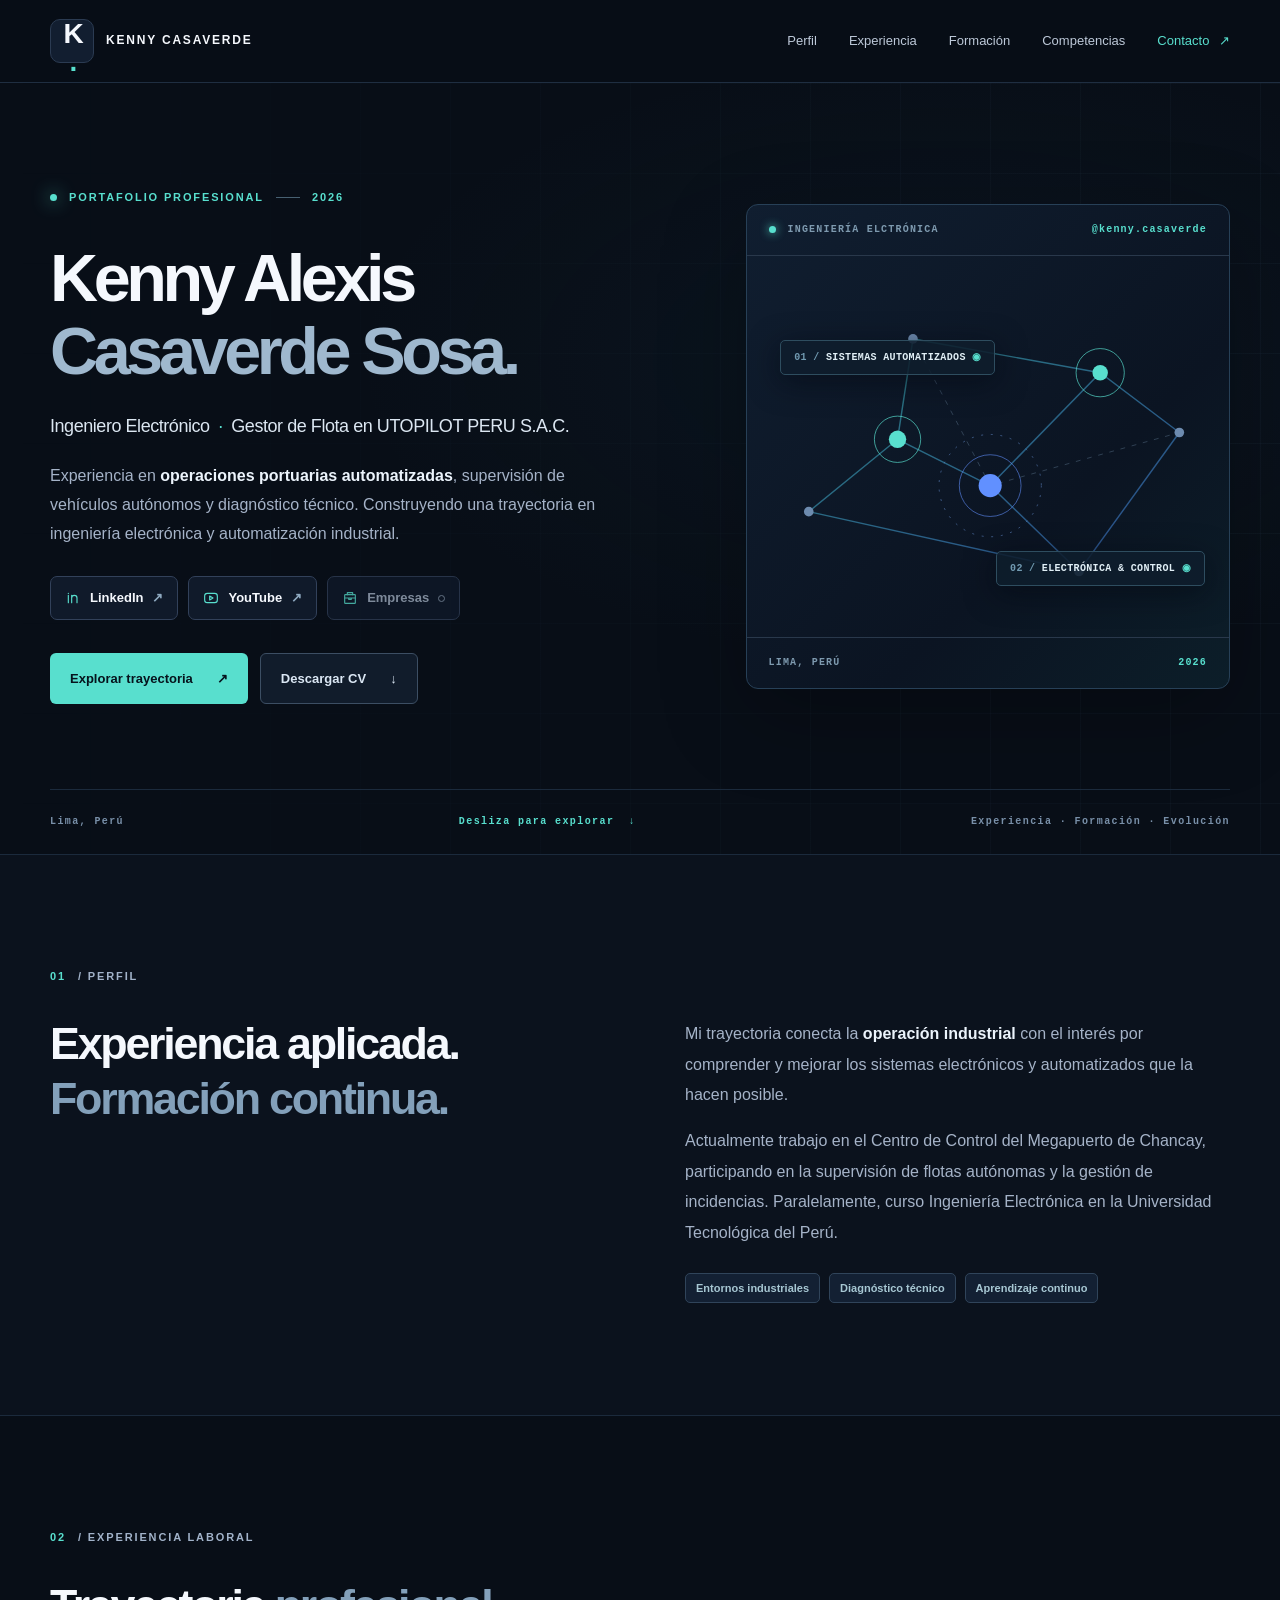
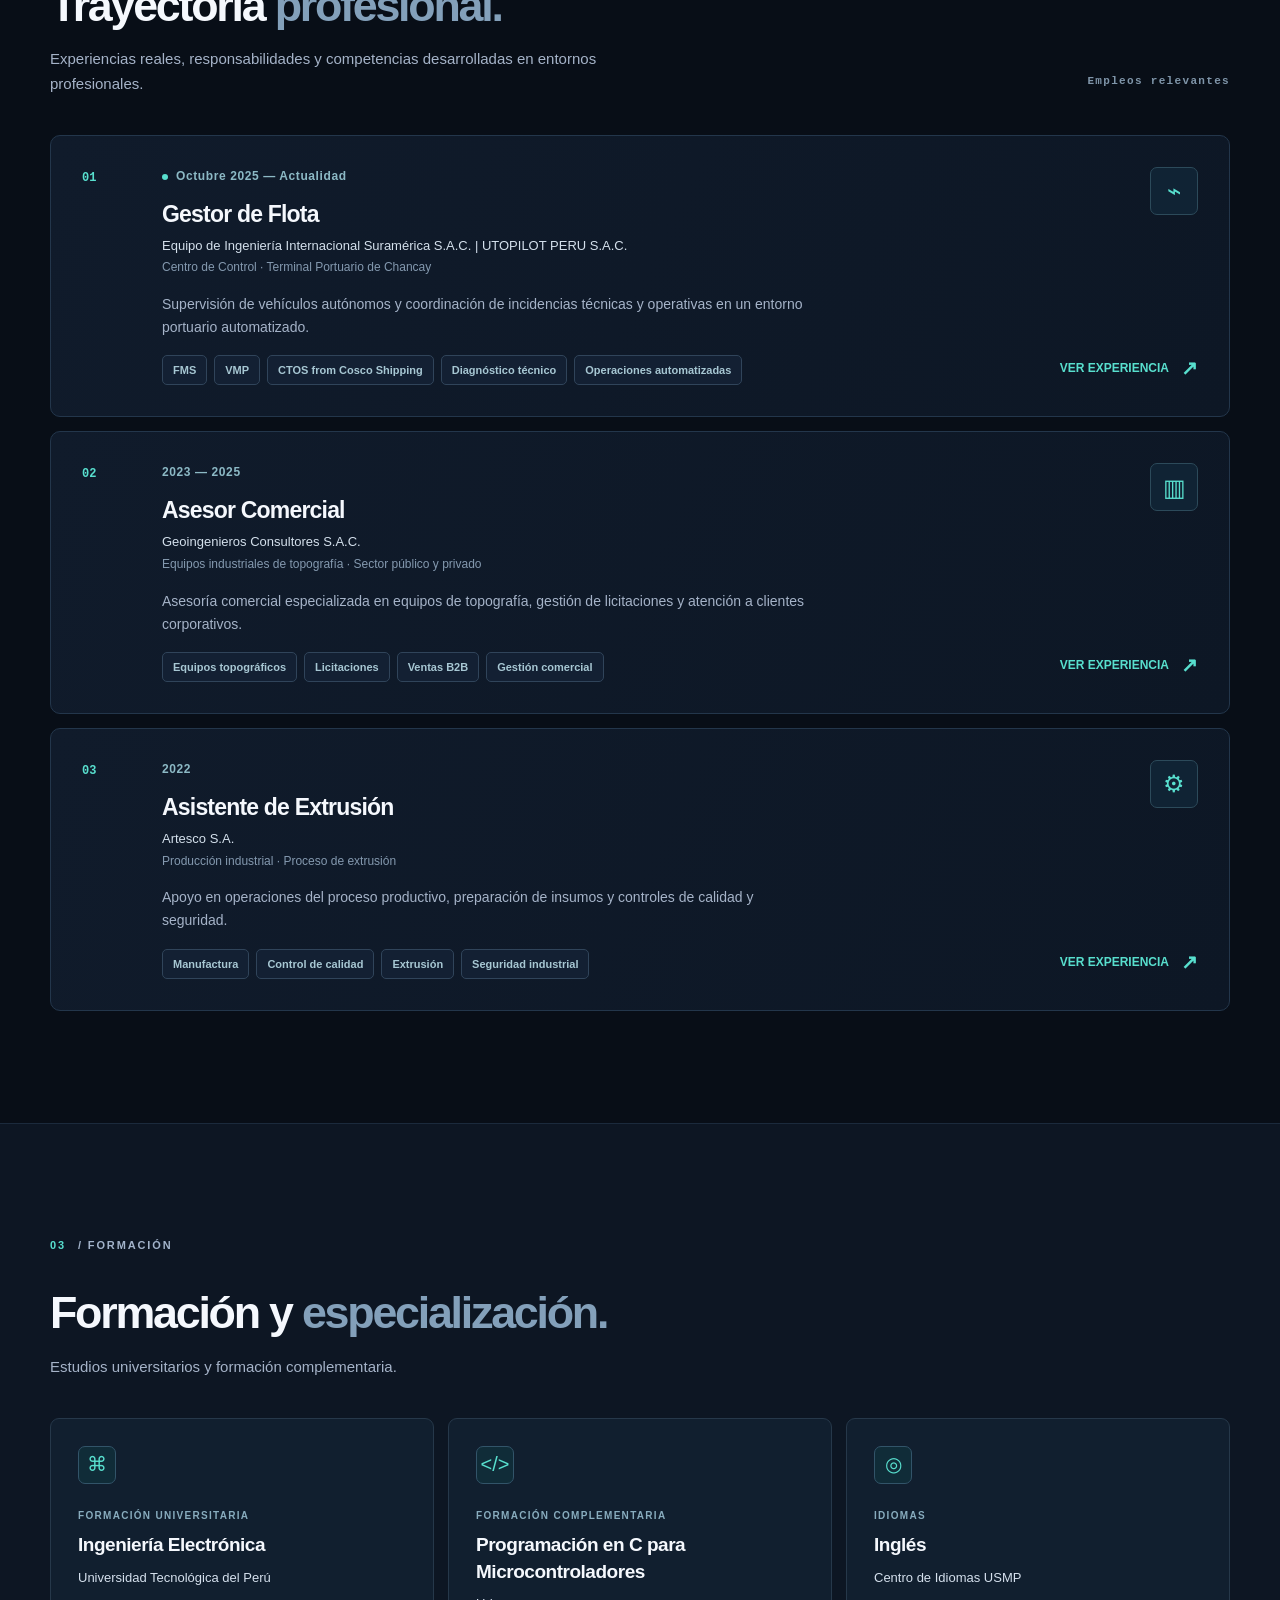
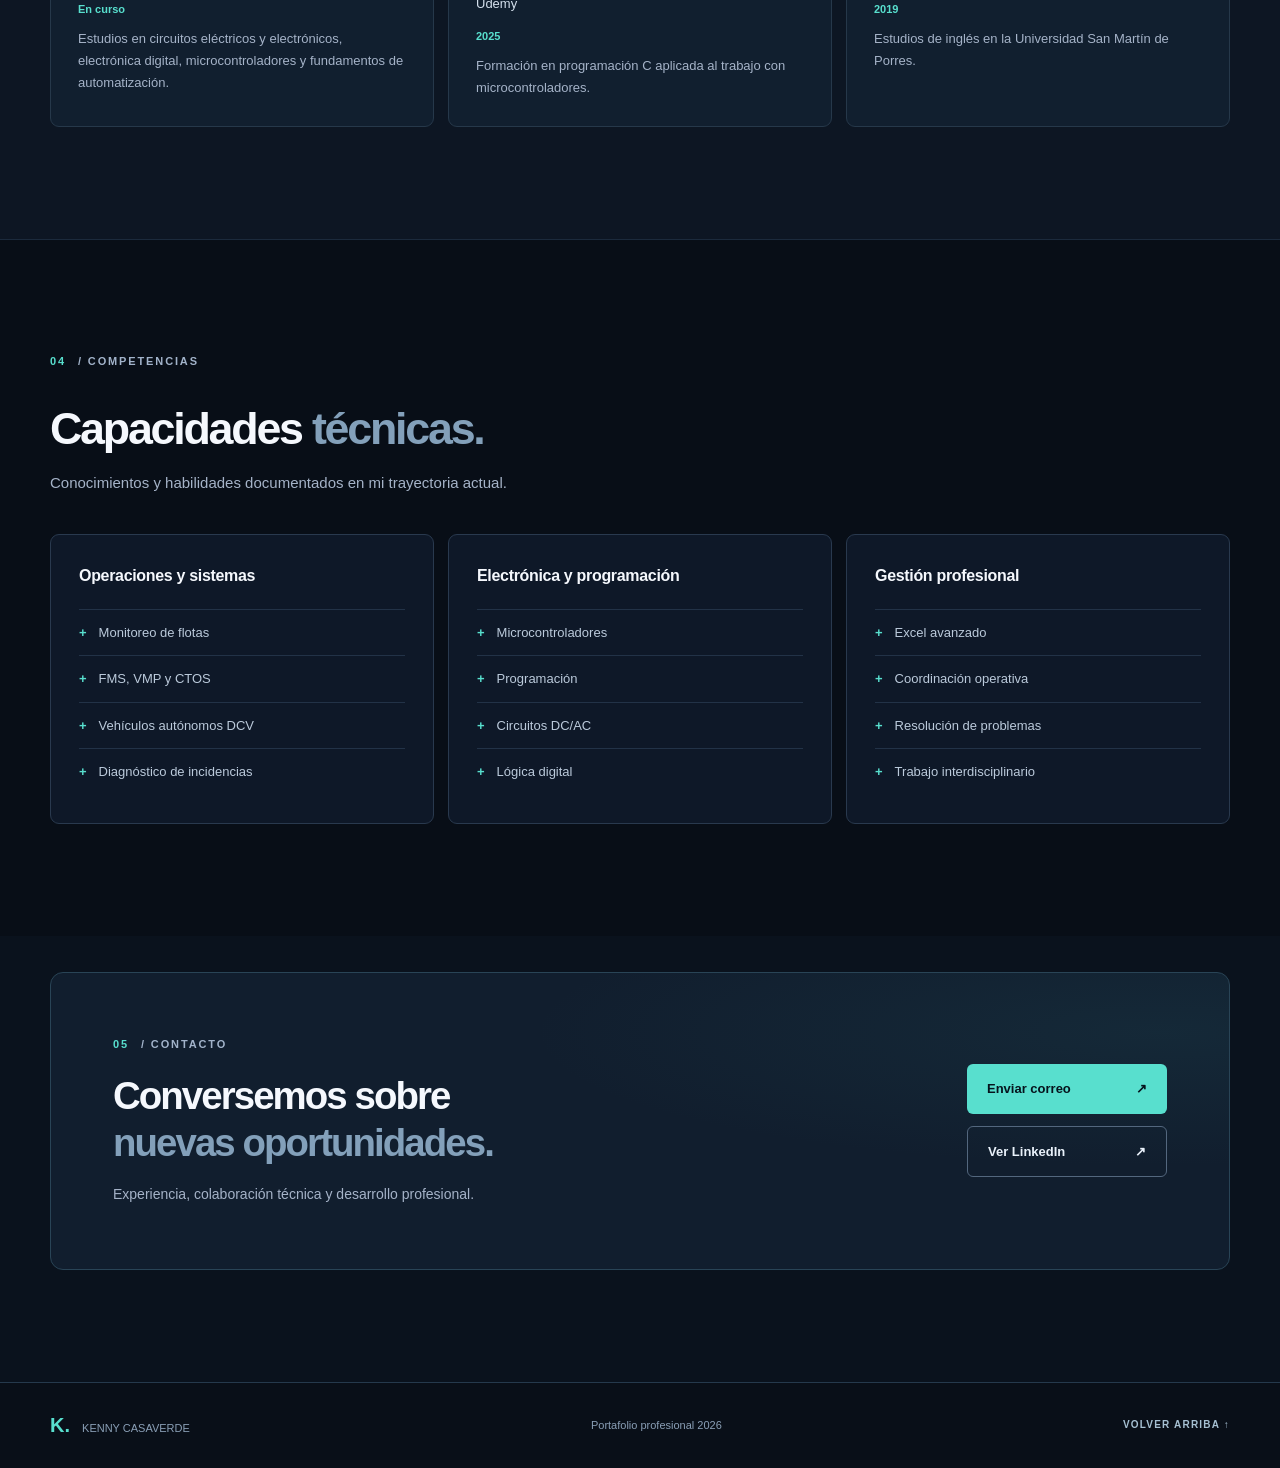
<file: index.html>
<!doctype html>
<html lang="es">
<head>
  <meta charset="utf-8">
  <meta name="viewport" content="width=device-width,initial-scale=1">
  <meta name="theme-color" content="#080e17">
  <meta name="description" content="Portafolio profesional de Kenny Alexis Casaverde Sosa. Operaciones portuarias automatizadas, gestión de flotas, ingeniería electrónica y trayectoria profesional.">
  <meta property="og:title" content="Kenny Casaverde | Portafolio profesional">
  <meta property="og:description" content="Experiencia en operaciones industriales y sistemas automatizados. Trayectoria, formación y evidencias profesionales.">
  <title>Kenny Casaverde | Portafolio profesional</title>
  <link rel="icon" href="assets/favicon.svg" type="image/svg+xml">
  <link rel="stylesheet" href="styles.css">
  <script src="data.js" defer></script>
  <script src="app.js" defer></script>
</head>
<body data-page="home">
  <a class="skip-link" href="#contenido">Ir al contenido</a>
  <header class="site-header">
    <div class="container header-inner">
      <a class="brand" href="#inicio" aria-label="Kenny Casaverde, inicio"><span class="brand-mark">K<span>.</span></span><span class="brand-name">KENNY CASAVERDE</span></a>
      <button class="menu-toggle" type="button" aria-expanded="false" aria-controls="primary-nav" aria-label="Abrir menú"><span></span><span></span><span></span></button>
      <nav class="nav-links" id="primary-nav" aria-label="Navegación principal">
        <a href="#sobre-mi">Perfil</a><a href="#experiencia">Experiencia</a><a href="#formacion">Formación</a><a href="#competencias">Competencias</a><a href="#contacto" class="nav-contact">Contacto <span aria-hidden="true">↗</span></a>
      </nav>
    </div>
  </header>

  <main id="contenido">
    <section class="hero" id="inicio">
      <div class="container hero-grid">
        <div class="hero-copy">
          <div class="eyebrow"><span class="dot"></span> PORTAFOLIO PROFESIONAL <span class="eyebrow-rule"></span> 2026</div>
          <h1>Kenny Alexis<br><span>Casaverde Sosa.</span></h1>
          <p class="hero-subtitle">Ingeniero Electrónico <span class="inline-bullet">·</span> Gestor de Flota en UTOPILOT PERU S.A.C.</p>
          <p class="hero-description">Experiencia en <strong>operaciones portuarias automatizadas</strong>, supervisión de vehículos autónomos y diagnóstico técnico. Construyendo una trayectoria en ingeniería electrónica y automatización industrial.</p>
          <div class="social-links" aria-label="Perfiles y enlaces destacados">
            <a id="linkedin-link" target="_blank" rel="noopener noreferrer" href="https://www.linkedin.com/in/kennycasaverde/"><svg viewBox="0 0 24 24" aria-hidden="true"><path d="M5 8v11M5 5v.1M10 19v-7a4 4 0 0 1 8 0v7M10 8v11"/></svg>LinkedIn <span aria-hidden="true">↗</span></a>
            <a id="youtube-link" target="_blank" rel="noopener noreferrer" href="https://www.youtube.com/@KennyCasaverde"><svg viewBox="0 0 24 24" aria-hidden="true"><rect x="2.5" y="5" width="19" height="14" rx="4"/><path d="m10 9 5 3-5 3z"/></svg>YouTube <span aria-hidden="true">↗</span></a>
            <a id="companies-link" class="link-unavailable" aria-disabled="true" title="Enlace de empresas pendiente de añadir"><svg viewBox="0 0 24 24" aria-hidden="true"><rect x="4" y="7" width="16" height="13" rx="1"/><path d="M8 7V4h8v3M4 12h16M10 12v2h4v-2"/></svg>Empresas <span class="pending-dot" aria-hidden="true"></span></a>
          </div>
          <div class="hero-actions">
            <a class="button button-primary" href="#experiencia">Explorar trayectoria <span aria-hidden="true">↗</span></a>
            <a class="button button-ghost" id="cv-link" href="assets/CV_Kenny_Casaverde_Publico.pdf" download>Descargar CV <span aria-hidden="true">↓</span></a>
          </div>
        </div>
        <div class="hero-visual" role="img" aria-label="Ilustración conceptual de una red tecnológica y sistemas automatizados">
          <div class="visual-top"><span class="visual-led"></span><span>INGENIERÍA ELCTRÓNICA</span><span>@kenny.casaverde</span></div>
          <div class="visual-grid"></div>
          <svg class="network-svg" viewBox="0 0 500 400" fill="none" aria-hidden="true">
            <defs><linearGradient id="wire" x1="0" y1="0" x2="1" y2="1"><stop stop-color="#45e7d7"/><stop offset="1" stop-color="#4c85ff"/></linearGradient></defs>
            <path d="M64 267 156 192 252 240 366 123 448 185M156 192 172 88 366 123M252 240 344 329 448 185M64 267 344 329" stroke="url(#wire)" stroke-width="1.5" stroke-opacity=".48"/>
            <path d="M172 88 252 240 448 185" stroke="#6d8ba8" stroke-dasharray="5 7" opacity=".38"/>
            <circle cx="64" cy="267" r="5" fill="#6d8baf"/><circle cx="172" cy="88" r="5" fill="#6d8baf"/><circle cx="344" cy="329" r="5" fill="#6d8baf"/><circle cx="448" cy="185" r="5" fill="#6d8baf"/>
            <circle cx="156" cy="192" r="24" stroke="#58dfce" opacity=".7"/><circle cx="156" cy="192" r="9" fill="#58dfce"/><circle cx="252" cy="240" r="32" stroke="#6190ff" opacity=".6"/><circle cx="252" cy="240" r="12" fill="#6190ff"/>
            <circle cx="366" cy="123" r="25" stroke="#58dfce" opacity=".7"/><circle cx="366" cy="123" r="8" fill="#58dfce"/>
            <circle cx="252" cy="240" r="53" stroke="#6289ca" stroke-dasharray="2 8" opacity=".6"/>
          </svg>
          <div class="visual-label visual-label-a"><span class="label-index">01 /</span> SISTEMAS AUTOMATIZADOS <span>◉</span></div>
          <div class="visual-label visual-label-b"><span class="label-index">02 /</span> ELECTRÓNICA & CONTROL <span>◉</span></div>
          <div class="visual-bottom"><span>LIMA, PERÚ</span><span>2026</span></div>
        </div>
      </div>
      <div class="container hero-footer"><span>Lima, Perú</span><span class="hero-scroll">Desliza para explorar <span aria-hidden="true">↓</span></span><span>Experiencia · Formación · Evolución</span></div>
    </section>

    <section class="section section-about" id="sobre-mi">
      <div class="container two-column-intro">
        <div><div class="section-label"><span>01</span> / PERFIL</div><h2>Experiencia aplicada.<br><em>Formación continua.</em></h2></div>
        <div class="intro-right"><p>Mi trayectoria conecta la <strong>operación industrial</strong> con el interés por comprender y mejorar los sistemas electrónicos y automatizados que la hacen posible.</p><p>Actualmente trabajo en el Centro de Control del Megapuerto de Chancay, participando en la supervisión de flotas autónomas y la gestión de incidencias. Paralelamente, curso Ingeniería Electrónica en la Universidad Tecnológica del Perú.</p><div class="intro-pill-row"><span>Entornos industriales</span><span>Diagnóstico técnico</span><span>Aprendizaje continuo</span></div></div>
      </div>
    </section>

    <section class="section section-experience" id="experiencia">
      <div class="container">
        <div class="section-label"><span>02</span> / EXPERIENCIA LABORAL</div>
        <div class="section-title-row"><div><h2>Trayectoria <em>profesional.</em></h2><p class="section-lead">Experiencias reales, responsabilidades y competencias desarrolladas en entornos profesionales.</p></div><span class="section-mini-label">Empleos relevantes</span></div>
        <div id="experience-list" class="experience-list"><p class="no-js-note">Cargando trayectoria profesional…</p></div>
      </div>
    </section>

    <section class="section section-education" id="formacion">
      <div class="container">
        <div class="section-label"><span>03</span> / FORMACIÓN</div><div class="section-title-row"><div><h2>Formación y <em>especialización.</em></h2><p class="section-lead">Estudios universitarios y formación complementaria.</p></div></div>
        <div class="education-grid" id="education-grid"></div>
        <div class="certifications-block" id="certifications-block" hidden><div class="divider-heading"><h3>Certificaciones verificadas</h3><span>DOCUMENTOS / ACREDITACIONES</span></div><div id="certification-grid" class="certification-grid"></div></div>
      </div>
    </section>

    <section class="section section-skills" id="competencias">
      <div class="container"><div class="section-label"><span>04</span> / COMPETENCIAS</div><div class="section-title-row"><div><h2>Capacidades <em>técnicas.</em></h2><p class="section-lead">Conocimientos y habilidades documentados en mi trayectoria actual.</p></div></div><div id="skills-grid" class="skills-grid"></div></div>
    </section>

    <section class="section section-contact" id="contacto">
      <div class="container contact-panel"><div><div class="section-label"><span>05</span> / CONTACTO</div><h2>Conversemos sobre<br><em>nuevas oportunidades.</em></h2><p>Experiencia, colaboración técnica y desarrollo profesional.</p></div><div class="contact-actions"><a id="contact-email" class="button button-primary button-wide" href="mailto:kennycasaverde@gmail.com">Enviar correo <span aria-hidden="true">↗</span></a><a id="contact-linkedin" class="button button-outline button-wide" target="_blank" rel="noopener noreferrer" href="https://www.linkedin.com/in/kennycasaverde/">Ver LinkedIn <span aria-hidden="true">↗</span></a></div></div>
    </section>
  </main>
  <footer class="footer"><div class="container footer-inner"><span><strong>K.</strong> KENNY CASAVERDE</span><span>Portafolio profesional <span id="footer-year"></span></span><a href="#inicio">VOLVER ARRIBA ↑</a></div></footer>
</body>
</html>
</file>
<file: styles.css>
:root{--bg:#080e17;--bg-soft:#0c1421;--panel:#101b2c;--panel-2:#121f31;--line:#233349;--line-soft:#1b2a3c;--white:#f5f8fd;--muted:#a5b3c8;--dim:#788ba6;--accent:#58dfce;--blue:#85a8ff;--font:Inter,ui-sans-serif,-apple-system,BlinkMacSystemFont,"Segoe UI",Arial,sans-serif}
*{box-sizing:border-box}html{scroll-behavior:smooth;scroll-padding-top:86px}body{margin:0;background:var(--bg);color:var(--white);font-family:var(--font);line-height:1.65;-webkit-font-smoothing:antialiased}a{color:inherit;text-decoration:none}button{font:inherit}strong{color:#ecf4fc;font-weight:650}h1,h2,h3,p{margin-top:0}a:focus-visible,button:focus-visible{outline:2px solid var(--accent);outline-offset:4px}::selection{background:#267b7b;color:white}[hidden]{display:none!important}.container{width:min(1180px,calc(100% - 72px));margin:0 auto}.skip-link{position:absolute;top:-80px;left:20px;background:var(--accent);color:var(--bg);z-index:30;padding:10px}.skip-link:focus{top:12px}
.site-header{position:sticky;top:0;z-index:20;background:rgba(8,14,23,.90);border-bottom:1px solid rgba(52,75,101,.55);backdrop-filter:blur(18px)}.header-inner{display:flex;align-items:center;justify-content:space-between;min-height:82px}.brand{display:flex;align-items:center;gap:12px}.brand-mark{display:grid;place-items:center;background:#121e30;border:1px solid #2b3b52;border-radius:10px;width:44px;height:44px;font-size:28px;font-weight:830;letter-spacing:-3px;line-height:1}.brand-mark span{color:var(--accent)}.brand-name{font-size:12px;font-weight:790;letter-spacing:.15em}.nav-links{display:flex;align-items:center;gap:32px;font-size:13px;color:#bdc9d9}.nav-links a{transition:color .2s}.nav-links a:hover,.back-header:hover{color:var(--accent)}.nav-contact{color:var(--accent)!important}.nav-contact span{padding-left:6px}.menu-toggle{display:none}.back-header{font-size:13px;color:var(--muted)}
.hero{position:relative;overflow:hidden;background:radial-gradient(ellipse at 74% 36%,rgba(28,76,97,.12),transparent 44%),var(--bg)}.hero:before{position:absolute;inset:0;content:"";background-image:linear-gradient(90deg,rgba(56,83,105,.10) 1px,transparent 1px),linear-gradient(rgba(56,83,105,.10) 1px,transparent 1px);background-size:90px 90px;mask-image:linear-gradient(90deg,transparent,black);pointer-events:none}.hero-grid{position:relative;display:grid;grid-template-columns:minmax(0,1.15fr) minmax(0,.85fr);gap:40px;align-items:center;padding:105px 0 85px}.eyebrow,.section-label{display:flex;align-items:center;gap:12px;font-size:11px;letter-spacing:.17em;font-weight:700;color:var(--accent)}.eyebrow{margin-bottom:36px}.eyebrow-rule{width:24px;height:1px;background:#476071}.dot{width:7px;height:7px;background:var(--accent);border-radius:50%;box-shadow:0 0 18px var(--accent)}.hero-kicker{font-size:19px;color:#c7d5e4;margin-bottom:10px}.hero h1{font-size:clamp(46px,5.2vw,78px);letter-spacing:-.066em;line-height:1.09;font-weight:790;margin-bottom:25px}.hero h1 span{color:#9fb8ce}.hero-subtitle{font-size:18px;color:#dce7f2;letter-spacing:-.025em;font-weight:520;margin-bottom:20px}.inline-bullet{color:var(--accent);padding:0 4px}.hero-description{max-width:570px;color:var(--muted);font-size:16px;line-height:1.8;margin-bottom:28px}.social-links{display:flex;flex-wrap:wrap;gap:10px;margin-bottom:33px}.social-links a{display:inline-flex;align-items:center;gap:9px;padding:10px 14px;border:1px solid #32415a;background:#101a2a;border-radius:7px;font-size:13px;font-weight:650;transition:background .2s,border-color .2s,transform .2s}.social-links a:hover:not(.link-unavailable){background:#17263a;border-color:var(--accent);transform:translateY(-2px)}.social-links svg{width:16px;height:16px;stroke:var(--accent);stroke-width:1.7;stroke-linecap:round;stroke-linejoin:round;fill:none}.social-links a span:last-child{color:#8faac1}.social-links .link-unavailable{color:#a8b6c9;opacity:.74;cursor:not-allowed}.pending-dot{border:1px solid #8495ab;width:7px;height:7px;border-radius:50%;display:inline-block}.hero-actions{display:flex;flex-wrap:wrap;gap:12px}.button{display:inline-flex;align-items:center;justify-content:space-between;gap:24px;padding:14px 20px;min-height:48px;border-radius:6px;font-size:13px;font-weight:750;transition:transform .2s,background .2s,border-color .2s;white-space:nowrap}.button:hover{transform:translateY(-2px)}.button-primary{background:var(--accent);color:#06141d}.button-primary:hover{background:#8af1e4}.button-ghost{border:1px solid #3c4e63;color:#dbe7f4;background:#111c2b}.button-ghost:hover{border-color:#8da3ba}.button-outline{border:1px solid #53677e;color:#e9f1fa;background:transparent}.button-outline:hover{border-color:var(--accent)}
.hero-visual{position:relative;height:485px;border:1px solid #274057;border-radius:12px;overflow:hidden;background:linear-gradient(135deg,#101e30,#0b1422 64%,#0c1e29);box-shadow:0 26px 85px rgba(0,0,0,.25)}.visual-grid{position:absolute;inset:0;background:linear-gradient(90deg,transparent 49%,rgba(80,115,136,.13) 50%,transparent 51%),linear-gradient(transparent 49%,rgba(80,115,136,.13) 50%,transparent 51%);background-size:42px 42px;mask-image:radial-gradient(ellipse at center,black,transparent 79%)}.visual-top,.visual-bottom{position:absolute;left:0;right:0;display:flex;align-items:center;gap:12px;padding:18px 22px;color:#7e9aaf;font:700 10px/1.4 ui-monospace,SFMono-Regular,Consolas,monospace;letter-spacing:.12em}.visual-top{top:0;border-bottom:1px solid #29384b}.visual-top span:last-child,.visual-bottom span:last-child{margin-left:auto;color:var(--accent)}.visual-bottom{bottom:0;border-top:1px solid #29384b}.visual-led{width:7px;height:7px;border-radius:50%;background:var(--accent);box-shadow:0 0 10px var(--accent)}.network-svg{position:absolute;inset:35px 0 34px;width:100%;height:calc(100% - 69px)}.visual-label{position:absolute;padding:10px 13px;border-radius:5px;background:#0e1d2cde;box-shadow:0 7px 30px #03081188;border:1px solid #2e4d5f;color:#e1eff6;font:650 10px/1.3 ui-monospace,Consolas,monospace;letter-spacing:.035em;white-space:nowrap}.visual-label span:last-child{color:var(--accent)}.label-index{color:#719ab1}.visual-label-a{top:28%;left:7%}.visual-label-b{bottom:21%;right:5%}.hero-footer{position:relative;display:flex;justify-content:space-between;padding:25px 0;border-top:1px solid var(--line-soft);font:700 10px/1.4 ui-monospace,Consolas,monospace;letter-spacing:.14em;color:#7990a9}.hero-scroll{color:var(--accent)}.hero-scroll span{padding-left:7px}
.section{padding:112px 0}.section-about{background:#0b121d;border-block:1px solid var(--line-soft)}.section-label{margin-bottom:31px;color:#a2b3ca}.section-label span{color:var(--accent)}h2{font-size:clamp(34px,3.5vw,50px);letter-spacing:-.05em;font-weight:770;line-height:1.22;margin-bottom:0}h2 em{font-style:normal;color:#83a0ba}.two-column-intro{display:grid;grid-template-columns:1fr 1fr;gap:90px}.intro-right{padding-top:52px}.intro-right p{color:var(--muted);font-size:16px;line-height:1.9}.intro-pill-row{display:flex;flex-wrap:wrap;gap:9px;margin-top:25px}.intro-pill-row span,.tag{padding:6px 10px;border:1px solid #30445a;background:#132033;border-radius:5px;font:600 11px/1.5 var(--font);color:#a7c7d3}.section-title-row{display:flex;justify-content:space-between;align-items:end;gap:25px;margin-bottom:38px}.section-lead{color:var(--muted);font-size:15px;margin:15px 0 0;max-width:630px}.section-mini-label{font:700 11px ui-monospace,Consolas,monospace;letter-spacing:.12em;color:#7f95a9;white-space:nowrap;padding-bottom:10px}.section-experience{background:#080e17}.experience-list{display:grid;gap:14px}.experience-card{display:grid;grid-template-columns:50px minmax(0,1fr) 220px;gap:30px;background:linear-gradient(115deg,#101b2b,#0d1725);border:1px solid #23364b;border-radius:10px;padding:31px;transition:border-color .2s,transform .2s}.experience-card:hover{border-color:#426578;transform:translateY(-2px)}.experience-number{font:750 12px ui-monospace,Consolas,monospace;color:var(--accent);padding-top:4px}.card-date{display:flex;align-items:center;gap:8px;color:#8cb9c5;font-size:12px;font-weight:700;letter-spacing:.05em;margin-bottom:12px}.card-date .current-dot{width:6px;height:6px;border-radius:50%;background:var(--accent)}.experience-title{font-size:23px;letter-spacing:-.035em;line-height:1.35;margin:0 0 5px}.experience-org{color:#d4e0ec;font-size:13px;margin:0 0 2px}.experience-context{color:#8499af;font-size:12px;margin:0 0 15px}.experience-summary{color:var(--muted);font-size:14px;max-width:650px;margin-bottom:16px}.tags{display:flex;flex-wrap:wrap;gap:7px}.experience-right{display:flex;align-items:flex-end;flex-direction:column;justify-content:space-between;gap:20px}.experience-icon{width:48px;height:48px;display:grid;place-items:center;border:1px solid #2c4a5a;border-radius:7px;background:#102334;color:var(--accent);font-size:24px}.experience-link{color:var(--accent);font-size:12px;font-weight:800;display:inline-flex;align-items:center;gap:12px;white-space:nowrap}.experience-link:hover{text-decoration:underline}.experience-link span{font-size:20px}.section-education{background:#0d1623;border-block:1px solid var(--line-soft)}.education-grid{display:grid;grid-template-columns:repeat(3,minmax(0,1fr));gap:14px}.education-card{border:1px solid #26384a;border-radius:9px;background:#111f2f;padding:27px;min-height:247px}.edu-icon{width:38px;height:38px;display:grid;place-items:center;border:1px solid #325469;background:#102c38;border-radius:7px;color:var(--accent);font-size:20px;margin-bottom:24px}.edu-label{font-size:10px;font-weight:800;color:#88acbe;letter-spacing:.13em;text-transform:uppercase;margin-bottom:8px}.edu-title{font-size:19px;line-height:1.4;letter-spacing:-.025em;margin-bottom:8px}.edu-institution{color:#d5e0ed;font-size:13px;margin-bottom:7px}.edu-period{display:inline-block;color:var(--accent);font-size:11px;font-weight:740;margin-bottom:10px}.edu-description{color:var(--muted);font-size:13px;line-height:1.7;margin-bottom:0}.certifications-block{padding-top:55px}.divider-heading{display:flex;justify-content:space-between;align-items:center;border-bottom:1px solid #2b4056;padding-bottom:15px;margin-bottom:18px}.divider-heading h3{font-size:22px;margin:0}.divider-heading span{font:700 10px ui-monospace,Consolas,monospace;color:#7a93a7}.certification-grid{display:grid;grid-template-columns:repeat(2,minmax(0,1fr));gap:12px}.certificate-card{padding:20px;border:1px solid #2b4056;border-radius:8px;background:#102032}.certificate-card h4{font-size:16px;margin:0 0 7px}.certificate-card p{color:var(--muted);font-size:13px;margin:0}.certificate-card a{color:var(--accent);font-size:12px;font-weight:750;display:inline-block;margin-top:14px}.section-skills{background:#080e17}.skills-grid{display:grid;grid-template-columns:repeat(3,1fr);gap:14px}.skill-panel{border:1px solid #29394e;border-radius:9px;background:#0e1828;padding:28px}.skill-panel h3{font-size:16px;margin:0 0 20px;letter-spacing:-.02em}.skill-panel ul{margin:0;padding:0;list-style:none}.skill-panel li{display:flex;gap:12px;padding:12px 0;color:#bbcadb;font-size:13px;border-top:1px solid #223247}.skill-panel li:before{content:"+";color:var(--accent);font-weight:800}.section-contact{background:#0a121d;padding-top:36px}.contact-panel{border:1px solid #294456;background:radial-gradient(ellipse at 94% 20%,rgba(41,103,112,.15),transparent 40%),#111e2e;border-radius:13px;padding:62px;display:flex;align-items:center;justify-content:space-between;gap:30px}.contact-panel .section-label{margin-bottom:20px}.contact-panel h2{font-size:clamp(30px,3vw,42px)}.contact-panel p{font-size:14px;color:var(--muted);margin:17px 0 0}.contact-actions{display:flex;flex-direction:column;gap:12px;min-width:200px}.button-wide{width:100%}.footer{border-top:1px solid #25394c;background:#090f18}.footer-inner{display:flex;align-items:center;justify-content:space-between;gap:20px;padding:26px 0;color:#8a9fb6;font-size:11px}.footer-inner strong{color:var(--accent);font-size:20px;margin-right:9px}.footer-inner a{font-size:10px;letter-spacing:.12em;font-weight:750;color:#a6c0d2}.footer-inner a:hover{color:var(--accent)}
/* Detalle de experiencia */
.detail-main{min-height:calc(100vh - 155px);background:radial-gradient(ellipse at 80% 0%,rgba(32,74,100,.19),transparent 44%),#080e17;padding:72px 0 110px}.detail-back{color:var(--accent);font-size:12px;font-weight:800;display:inline-block;margin-bottom:38px}.detail-eyebrow{color:var(--accent);letter-spacing:.17em;font-size:11px;font-weight:750;margin-bottom:18px}.detail-head{padding-bottom:42px;border-bottom:1px solid var(--line)}.detail-head h1{font-size:clamp(38px,6vw,70px);font-weight:780;line-height:1.1;letter-spacing:-.055em;margin-bottom:15px}.detail-head .detail-org{font-size:18px;color:#cedbe8;margin-bottom:5px}.detail-head .detail-context{font-size:14px;color:var(--muted);margin-bottom:18px}.detail-date{color:var(--accent);font:700 11px ui-monospace,Consolas,monospace;letter-spacing:.06em}.detail-columns{display:grid;grid-template-columns:1.2fr .8fr;gap:80px;margin-top:50px}.detail-subheading{font-size:22px;letter-spacing:-.03em;margin:0 0 21px}.detail-text{color:#b4c5d9;font-size:15px;line-height:1.85}.detail-bullets{padding-left:19px;margin:18px 0 36px;color:#adc0d2}.detail-bullets li{padding:8px 0;line-height:1.7}.detail-achievement{padding:25px 28px;border:1px solid #315067;border-radius:10px;background:#0f2230}.detail-achievement h3{font-size:13px;color:var(--accent);text-transform:uppercase;letter-spacing:.1em}.detail-achievement p{font-size:14px;color:#d2e0eb;line-height:1.8;margin:0}.detail-aside{background:#101b2a;border:1px solid #283a4e;border-radius:10px;padding:27px;height:max-content}.detail-aside h3{font-size:14px;margin-bottom:18px}.detail-aside p{font-size:13px;color:var(--muted);line-height:1.8}.detail-aside .tags{margin-bottom:24px}.detail-aside .button{width:100%}.evidence-section{margin-top:75px;border-top:1px solid var(--line);padding-top:42px}.evidence-top{display:flex;justify-content:space-between;gap:16px;align-items:end;margin-bottom:24px}.evidence-top h2{font-size:32px}.evidence-top p{color:var(--muted);font-size:13px;margin:10px 0 0}.evidence-count{color:var(--accent);font:700 12px ui-monospace,Consolas,monospace}.evidence-grid{display:grid;grid-template-columns:repeat(3,minmax(0,1fr));gap:16px}.evidence-card{border:1px solid #2b4157;border-radius:9px;background:#101b2b;overflow:hidden}.evidence-open{border:0;background:transparent;color:inherit;text-align:left;width:100%;padding:0;cursor:pointer}.evidence-image{width:100%;aspect-ratio:16/10;object-fit:cover;background:#142435;display:block}.evidence-info{padding:16px}.evidence-info h3{font-size:14px;margin:0 0 6px}.evidence-info p{font-size:12px;line-height:1.6;color:var(--muted);margin:0}.evidence-link{display:block}.evidence-link:hover{color:var(--accent)}.evidence-video{width:100%;aspect-ratio:16/10;border:0;background:#0d1722;display:block}.evidence-doc{display:grid;place-items:center;aspect-ratio:16/10;background:#0b2431;color:var(--accent);font-size:46px}.evidence-safety{font-size:12px;color:#8299ad;margin-top:26px}.lightbox{position:fixed;inset:0;z-index:50;background:rgba(2,7,15,.96);display:flex;flex-direction:column;justify-content:center;align-items:center;gap:20px;padding:50px 25px}.lightbox img{max-width:95vw;max-height:75vh;object-fit:contain}.lightbox p{color:#e7f0f8;font-size:14px;text-align:center}.lightbox-close{position:absolute;right:25px;top:16px;background:transparent;color:white;border:0;font-size:40px;cursor:pointer}.missing-state{padding:30px;background:#111f30;border:1px solid #294356;border-radius:10px;color:var(--muted);font-size:14px}.no-js-note{color:var(--muted)}
@media(max-width:1050px){.container{width:min(100% - 44px,1180px)}.hero-grid{gap:30px}.hero h1{font-size:clamp(44px,5.2vw,65px)}.hero-visual{height:440px}.visual-label{font-size:9px}.nav-links{gap:19px}.experience-card{grid-template-columns:30px 1fr 180px;gap:18px}.two-column-intro{gap:45px}}
@media(max-width:760px){.container{width:calc(100% - 38px)}.header-inner{min-height:69px}.brand-name{font-size:10px}.menu-toggle{display:flex;flex-direction:column;gap:5px;background:none;border:1px solid #3a5269;padding:11px;border-radius:6px;cursor:pointer}.menu-toggle span{display:block;width:22px;height:2px;background:#ccdaea}.nav-links{display:none;position:absolute;left:0;right:0;top:69px;padding:20px 22px;background:#0c1625;border-bottom:1px solid #26394d;flex-direction:column;align-items:flex-start;gap:19px}.nav-links.nav-open{display:flex}.hero-grid{display:block;padding:72px 0 38px}.eyebrow{margin-bottom:30px}.hero h1{font-size:clamp(43px,9vw,67px)}.hero-subtitle{font-size:16px}.hero-description{font-size:15px}.hero-visual{height:370px;margin-top:55px}.hero-footer{padding:17px 0;font-size:9px}.hero-footer span:last-child{display:none}.section{padding:77px 0}.two-column-intro,.detail-columns{grid-template-columns:1fr;gap:15px}.intro-right{padding-top:8px}.section-title-row{align-items:start}.section-mini-label{display:none}.experience-card{grid-template-columns:27px minmax(0,1fr);padding:23px;gap:15px}.experience-right{grid-column:2;align-items:flex-start}.experience-icon{display:none}.education-grid,.skills-grid{grid-template-columns:1fr}.education-card{min-height:auto}.contact-panel{padding:30px;display:block}.contact-actions{margin-top:30px}.detail-main{padding:50px 0 80px}.detail-columns{gap:25px}.evidence-grid{grid-template-columns:repeat(2,minmax(0,1fr))}.footer-inner{flex-wrap:wrap}.footer-inner span:nth-child(2){display:none}}
@media(max-width:480px){.social-links{gap:7px}.social-links a{padding:9px 10px;font-size:12px}.hero-actions .button{width:100%}.hero-visual{height:310px}.visual-label{font-size:8px;padding:7px}.visual-label-a{left:3%}.visual-label-b{right:3%}.experience-card{grid-template-columns:1fr}.experience-number{display:none}.experience-right{grid-column:1}.evidence-grid,.certification-grid{grid-template-columns:1fr}.detail-head h1{font-size:40px}.evidence-top{align-items:start;flex-direction:column}.footer-inner{font-size:10px}}
@media(prefers-reduced-motion:reduce){html{scroll-behavior:auto}*,*:before,*:after{transition-duration:.01ms!important}}
</file>
